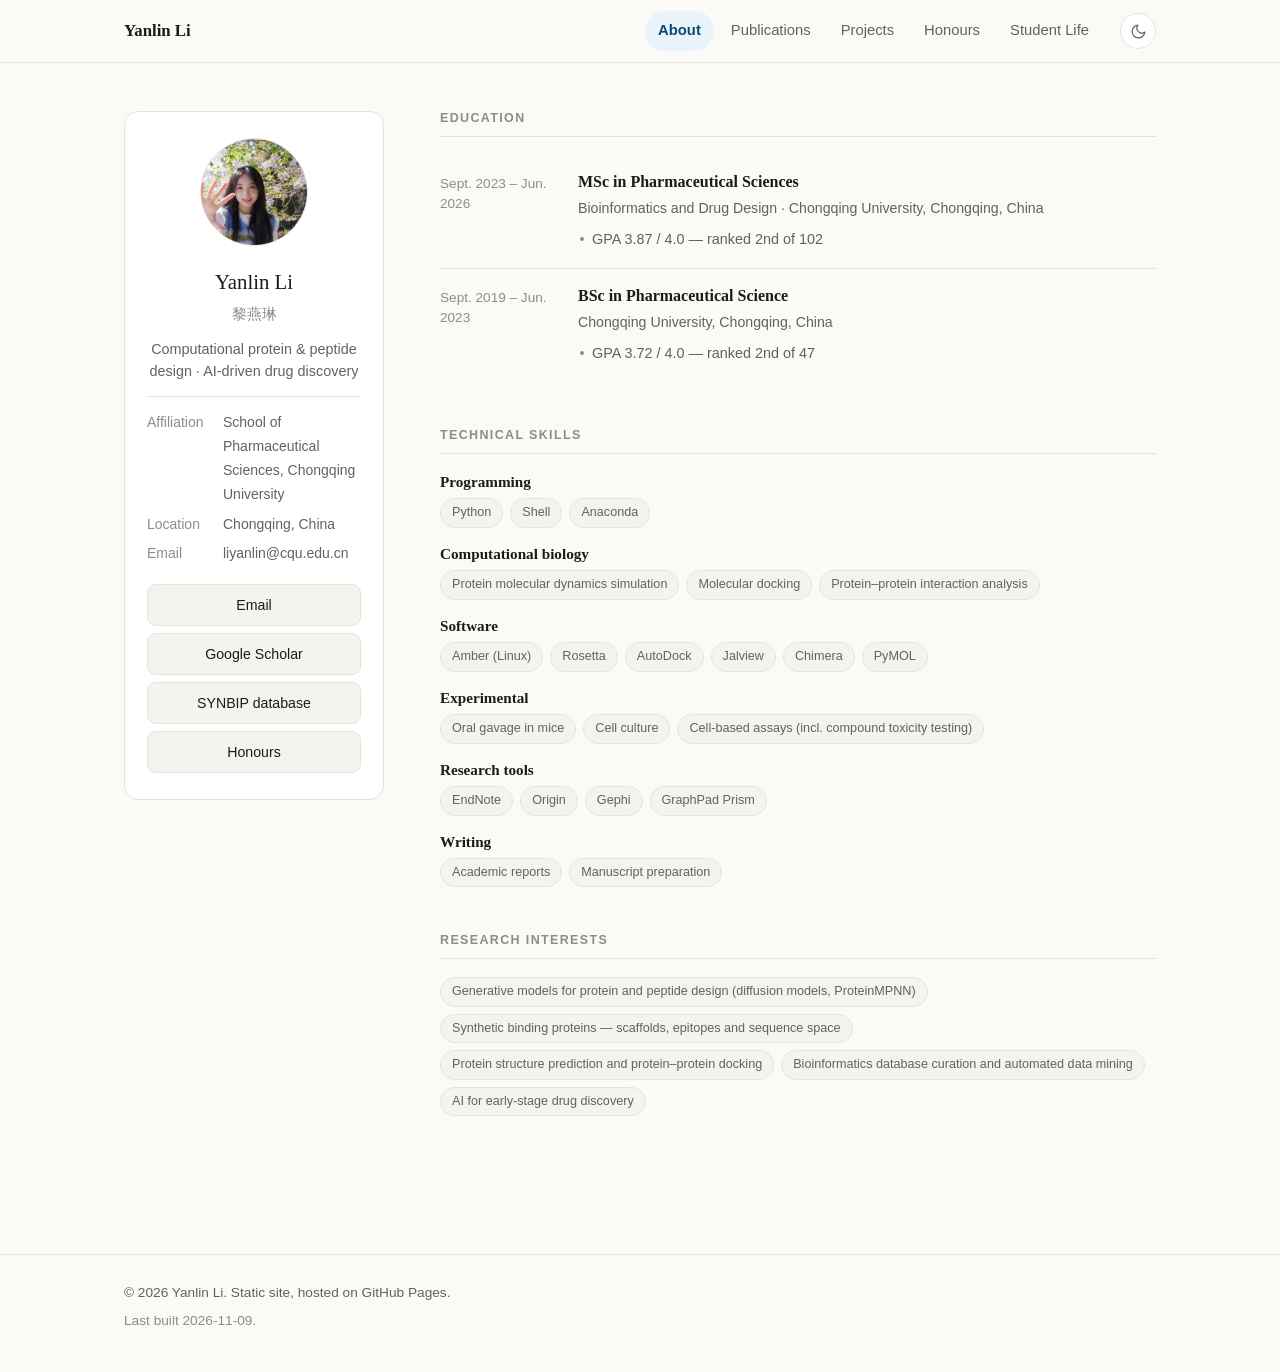
<file: index.html>
<!DOCTYPE html>
<html lang="en">
<head>
<meta charset="utf-8">
<meta name="viewport" content="width=device-width, initial-scale=1">
<title>Yanlin Li</title>
<meta name="description" content="Yanlin Li — computational protein and peptide design at Chongqing University. Generative models, synthetic binding proteins, and structure-based drug discovery.">
<meta name="author" content="Yanlin Li">
<meta property="og:type" content="website">
<meta property="og:title" content="Yanlin Li">
<meta property="og:description" content="Yanlin Li — computational protein and peptide design at Chongqing University. Generative models, synthetic binding proteins, and structure-based drug discovery.">
<meta property="og:url" content="https://yanlinlx.github.io">
<meta name="twitter:card" content="summary">
<link rel="icon" href="assets/favicon.svg" type="image/svg+xml">
<link rel="stylesheet" href="assets/style.css">
<script type="application/ld+json">{"@context": "https://schema.org", "@type": "Person", "name": "Yanlin Li", "jobTitle": "Computational protein & peptide design · AI-driven drug discovery", "affiliation": {"@type": "Organization", "name": "School of Pharmaceutical Sciences, Chongqing University"}, "url": "https://yanlinlx.github.io", "email": "liyanlin@cqu.edu.cn", "knowsAbout": ["Generative models for protein and peptide design (diffusion models, ProteinMPNN)", "Synthetic binding proteins — scaffolds, epitopes and sequence space", "Protein structure prediction and protein–protein docking", "Bioinformatics database curation and automated data mining", "AI for early-stage drug discovery"]}</script>
<script>try{var t=localStorage.getItem("theme");if(t){document.documentElement.setAttribute("data-theme",t);}}catch(e){}</script>
</head>
<body>
<a class="skip" href="#main">Skip to content</a>
<header class="topbar">
  <div class="wrap topbar-inner">
    <a class="brand" href="index.html">Yanlin Li</a>
    <nav class="nav"><a class="active" href="index.html">About</a><a href="publications.html">Publications</a><a href="projects.html">Projects</a><a href="cv.html">Honours</a><a href="studentlife.html">Student Life</a></nav>
    <button class="theme-toggle" type="button" aria-label="Toggle colour theme">
      <svg class="i-moon" viewBox="0 0 24 24" aria-hidden="true"><path d="M21 12.8A9 9 0 1 1 11.2 3a7 7 0 0 0 9.8 9.8z"/></svg>
      <svg class="i-sun" viewBox="0 0 24 24" aria-hidden="true"><circle cx="12" cy="12" r="4.2"/><path d="M12 2v2.4M12 19.6V22M4.2 4.2l1.7 1.7M18.1 18.1l1.7 1.7M2 12h2.4M19.6 12H22M4.2 19.8l1.7-1.7M18.1 5.9l1.7-1.7"/></svg>
    </button>
  </div>
</header>

<div class="wrap layout">
  
<aside class="sidebar">
  <img class="avatar" src="assets/avatar.jpg" alt="Portrait of Yanlin Li">
  <p class="side-name">Yanlin Li</p>
  <p class="side-name-zh">黎燕琳</p>
  <p class="side-role">Computational protein &amp; peptide design · AI-driven drug discovery</p>
  <ul class="side-meta">
    <li><span>Affiliation</span><span>School of Pharmaceutical Sciences, Chongqing University</span></li>
    <li><span>Location</span><span>Chongqing, China</span></li>
    <li><span>Email</span><span><a href="mailto:liyanlin@cqu.edu.cn">liyanlin@cqu.edu.cn</a></span></li>
  </ul>
  <div class="side-links"><a class="link-pill" href="mailto:liyanlin@cqu.edu.cn">Email</a><a class="link-pill" href="https://scholar.google.com/citations?user=2ziiUyIAAAAJ" target="_blank" rel="noopener">Google Scholar</a><a class="link-pill" href="https://synbip.idrblab.net/" target="_blank" rel="noopener">SYNBIP database</a><a class="link-pill" href="cv.html">Honours</a></div>
</aside>

  <main id="main">
    <section class="section">
      <h2>Education</h2>
      <ul class="entry-list"><li class="entry"><div class="entry-left">Sept. 2023 – Jun. 2026</div><div><p class="entry-title">MSc in Pharmaceutical Sciences</p><p class="entry-meta">Bioinformatics and Drug Design · Chongqing University, Chongqing, China</p><ul class="entry-details"><li>GPA 3.87 / 4.0 — ranked 2nd of 102</li></ul></div></li><li class="entry"><div class="entry-left">Sept. 2019 – Jun. 2023</div><div><p class="entry-title">BSc in Pharmaceutical Science</p><p class="entry-meta">Chongqing University, Chongqing, China</p><ul class="entry-details"><li>GPA 3.72 / 4.0 — ranked 2nd of 47</li></ul></div></li></ul>
    </section>

    <section class="section">
      <h2>Technical skills</h2>
      <div class="skill-row"><h3>Programming</h3><ul class="tags"><li>Python</li><li>Shell</li><li>Anaconda</li></ul></div><div class="skill-row"><h3>Computational biology</h3><ul class="tags"><li>Protein molecular dynamics simulation</li><li>Molecular docking</li><li>Protein–protein interaction analysis</li></ul></div><div class="skill-row"><h3>Software</h3><ul class="tags"><li>Amber (Linux)</li><li>Rosetta</li><li>AutoDock</li><li>Jalview</li><li>Chimera</li><li>PyMOL</li></ul></div><div class="skill-row"><h3>Experimental</h3><ul class="tags"><li>Oral gavage in mice</li><li>Cell culture</li><li>Cell-based assays (incl. compound toxicity testing)</li></ul></div><div class="skill-row"><h3>Research tools</h3><ul class="tags"><li>EndNote</li><li>Origin</li><li>Gephi</li><li>GraphPad Prism</li></ul></div><div class="skill-row"><h3>Writing</h3><ul class="tags"><li>Academic reports</li><li>Manuscript preparation</li></ul></div>
    </section>

    <section class="section">
      <h2>Research interests</h2>
      <ul class="tags"><li>Generative models for protein and peptide design (diffusion models, ProteinMPNN)</li><li>Synthetic binding proteins — scaffolds, epitopes and sequence space</li><li>Protein structure prediction and protein–protein docking</li><li>Bioinformatics database curation and automated data mining</li><li>AI for early-stage drug discovery</li></ul>
    </section>
  </main>
</div>

<footer class="footer">
  <div class="wrap">
    <p>© 2026 Yanlin Li. Static site, hosted on GitHub Pages.</p>
    <p class="dim">Last built 2026-11-09.</p>
  </div>
</footer>
<script src="assets/site.js"></script>
<script data-goatcounter="https://liyanlin.goatcounter.com/count" async src="https://gc.zgo.at/count.js"></script>
</body>
</html>
</file>
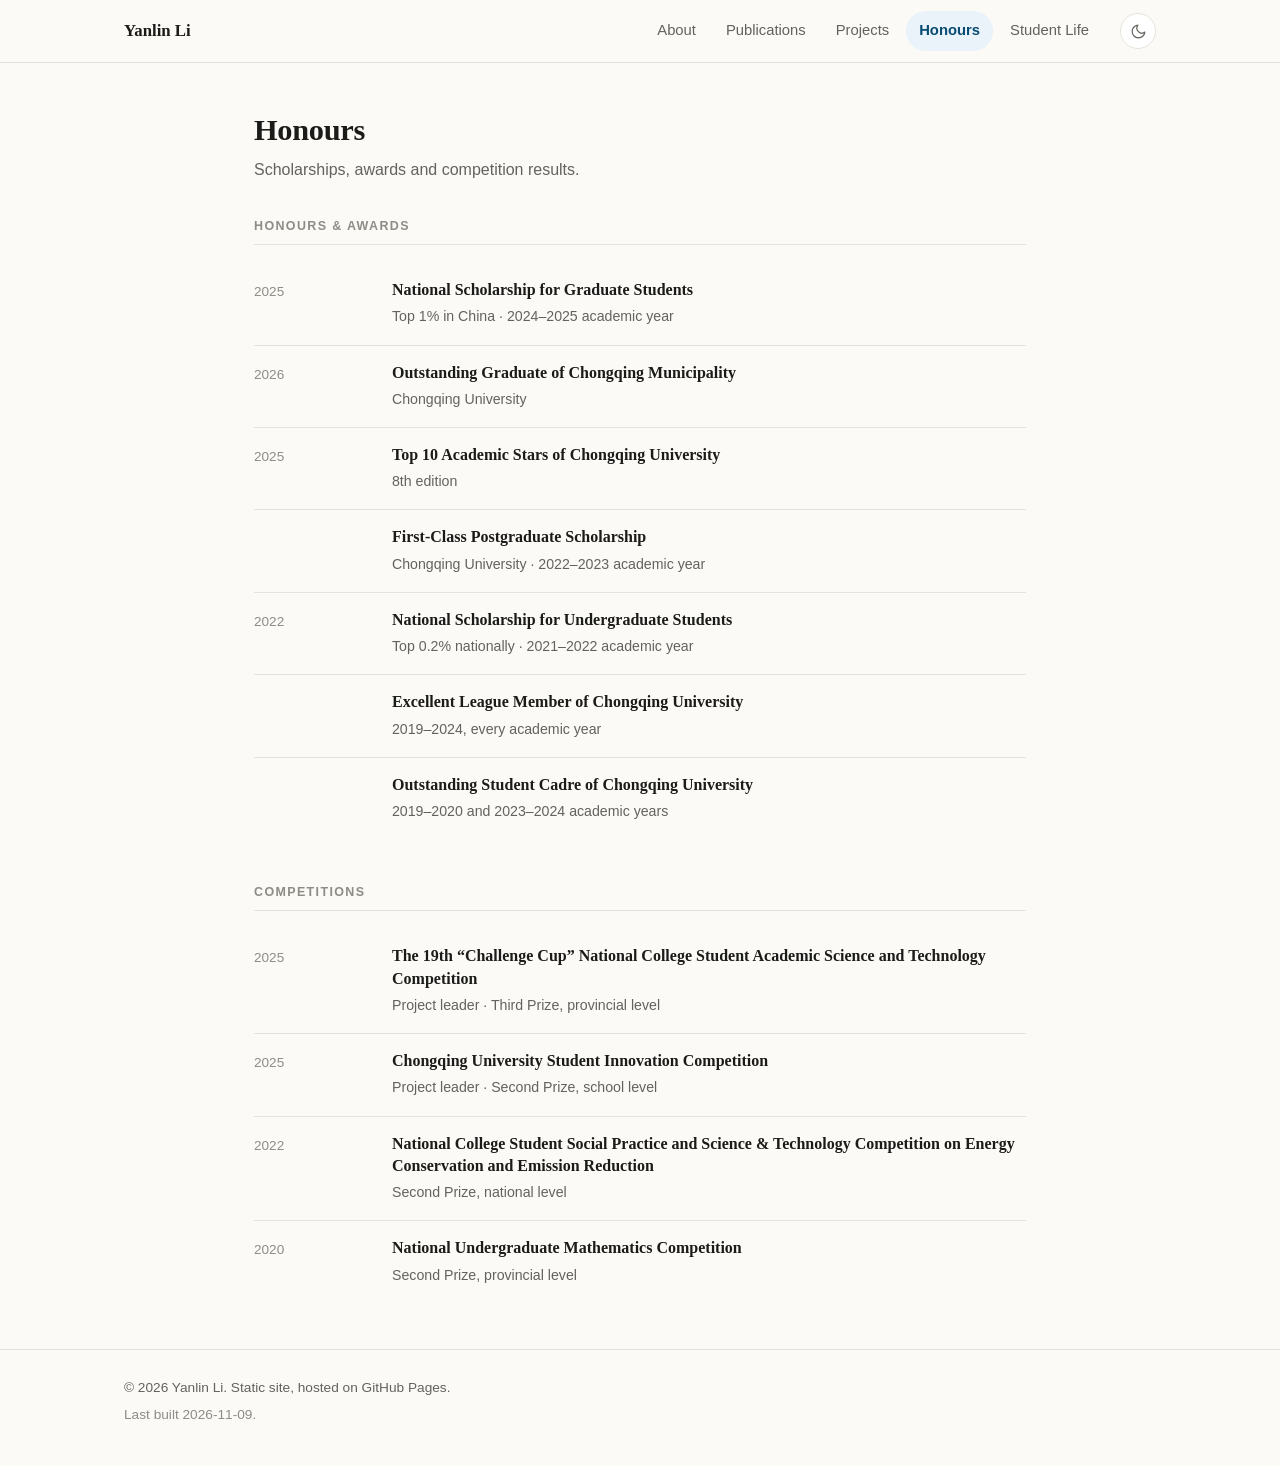
<file: cv.html>
<!DOCTYPE html>
<html lang="en">
<head>
<meta charset="utf-8">
<meta name="viewport" content="width=device-width, initial-scale=1">
<title>Honours — Yanlin Li</title>
<meta name="description" content="Yanlin Li — computational protein and peptide design at Chongqing University. Generative models, synthetic binding proteins, and structure-based drug discovery.">
<meta name="author" content="Yanlin Li">
<meta property="og:type" content="website">
<meta property="og:title" content="Honours — Yanlin Li">
<meta property="og:description" content="Yanlin Li — computational protein and peptide design at Chongqing University. Generative models, synthetic binding proteins, and structure-based drug discovery.">
<meta property="og:url" content="https://yanlinlx.github.io">
<meta name="twitter:card" content="summary">
<link rel="icon" href="assets/favicon.svg" type="image/svg+xml">
<link rel="stylesheet" href="assets/style.css">
<script type="application/ld+json">{"@context": "https://schema.org", "@type": "Person", "name": "Yanlin Li", "jobTitle": "Computational protein & peptide design · AI-driven drug discovery", "affiliation": {"@type": "Organization", "name": "School of Pharmaceutical Sciences, Chongqing University"}, "url": "https://yanlinlx.github.io", "email": "liyanlin@cqu.edu.cn", "knowsAbout": ["Generative models for protein and peptide design (diffusion models, ProteinMPNN)", "Synthetic binding proteins — scaffolds, epitopes and sequence space", "Protein structure prediction and protein–protein docking", "Bioinformatics database curation and automated data mining", "AI for early-stage drug discovery"]}</script>
<script>try{var t=localStorage.getItem("theme");if(t){document.documentElement.setAttribute("data-theme",t);}}catch(e){}</script>
</head>
<body>
<a class="skip" href="#main">Skip to content</a>
<header class="topbar">
  <div class="wrap topbar-inner">
    <a class="brand" href="index.html">Yanlin Li</a>
    <nav class="nav"><a href="index.html">About</a><a href="publications.html">Publications</a><a href="projects.html">Projects</a><a class="active" href="cv.html">Honours</a><a href="studentlife.html">Student Life</a></nav>
    <button class="theme-toggle" type="button" aria-label="Toggle colour theme">
      <svg class="i-moon" viewBox="0 0 24 24" aria-hidden="true"><path d="M21 12.8A9 9 0 1 1 11.2 3a7 7 0 0 0 9.8 9.8z"/></svg>
      <svg class="i-sun" viewBox="0 0 24 24" aria-hidden="true"><circle cx="12" cy="12" r="4.2"/><path d="M12 2v2.4M12 19.6V22M4.2 4.2l1.7 1.7M18.1 18.1l1.7 1.7M2 12h2.4M19.6 12H22M4.2 19.8l1.7-1.7M18.1 5.9l1.7-1.7"/></svg>
    </button>
  </div>
</header>
<div class="wrap narrow">
<div class="page-head"><h1>Honours</h1><p>Scholarships, awards and competition results.</p></div>
<main id="main">
<section class="section"><h2>Honours &amp; awards</h2><ul class="entry-list"><li class="entry"><div class="entry-left">2025</div><div><p class="entry-title">National Scholarship for Graduate Students</p><p class="entry-meta">Top 1% in China · 2024–2025 academic year</p></div></li><li class="entry"><div class="entry-left">2026</div><div><p class="entry-title">Outstanding Graduate of Chongqing Municipality</p><p class="entry-meta">Chongqing University</p></div></li><li class="entry"><div class="entry-left">2025</div><div><p class="entry-title">Top 10 Academic Stars of Chongqing University</p><p class="entry-meta">8th edition</p></div></li><li class="entry"><div class="entry-left"></div><div><p class="entry-title">First-Class Postgraduate Scholarship</p><p class="entry-meta">Chongqing University · 2022–2023 academic year</p></div></li><li class="entry"><div class="entry-left">2022</div><div><p class="entry-title">National Scholarship for Undergraduate Students</p><p class="entry-meta">Top 0.2% nationally · 2021–2022 academic year</p></div></li><li class="entry"><div class="entry-left"></div><div><p class="entry-title">Excellent League Member of Chongqing University</p><p class="entry-meta">2019–2024, every academic year</p></div></li><li class="entry"><div class="entry-left"></div><div><p class="entry-title">Outstanding Student Cadre of Chongqing University</p><p class="entry-meta">2019–2020 and 2023–2024 academic years</p></div></li></ul></section>
<section class="section"><h2>Competitions</h2><ul class="entry-list"><li class="entry"><div class="entry-left">2025</div><div><p class="entry-title">The 19th “Challenge Cup” National College Student Academic Science and Technology Competition</p><p class="entry-meta">Project leader · Third Prize, provincial level</p></div></li><li class="entry"><div class="entry-left">2025</div><div><p class="entry-title">Chongqing University Student Innovation Competition</p><p class="entry-meta">Project leader · Second Prize, school level</p></div></li><li class="entry"><div class="entry-left">2022</div><div><p class="entry-title">National College Student Social Practice and Science &amp; Technology Competition on Energy Conservation and Emission Reduction</p><p class="entry-meta">Second Prize, national level</p></div></li><li class="entry"><div class="entry-left">2020</div><div><p class="entry-title">National Undergraduate Mathematics Competition</p><p class="entry-meta">Second Prize, provincial level</p></div></li></ul></section>
</main>
</div>
<footer class="footer">
  <div class="wrap">
    <p>© 2026 Yanlin Li. Static site, hosted on GitHub Pages.</p>
    <p class="dim">Last built 2026-11-09.</p>
  </div>
</footer>
<script src="assets/site.js"></script>
<script data-goatcounter="https://liyanlin.goatcounter.com/count" async src="https://gc.zgo.at/count.js"></script>
</body>
</html>
</file>
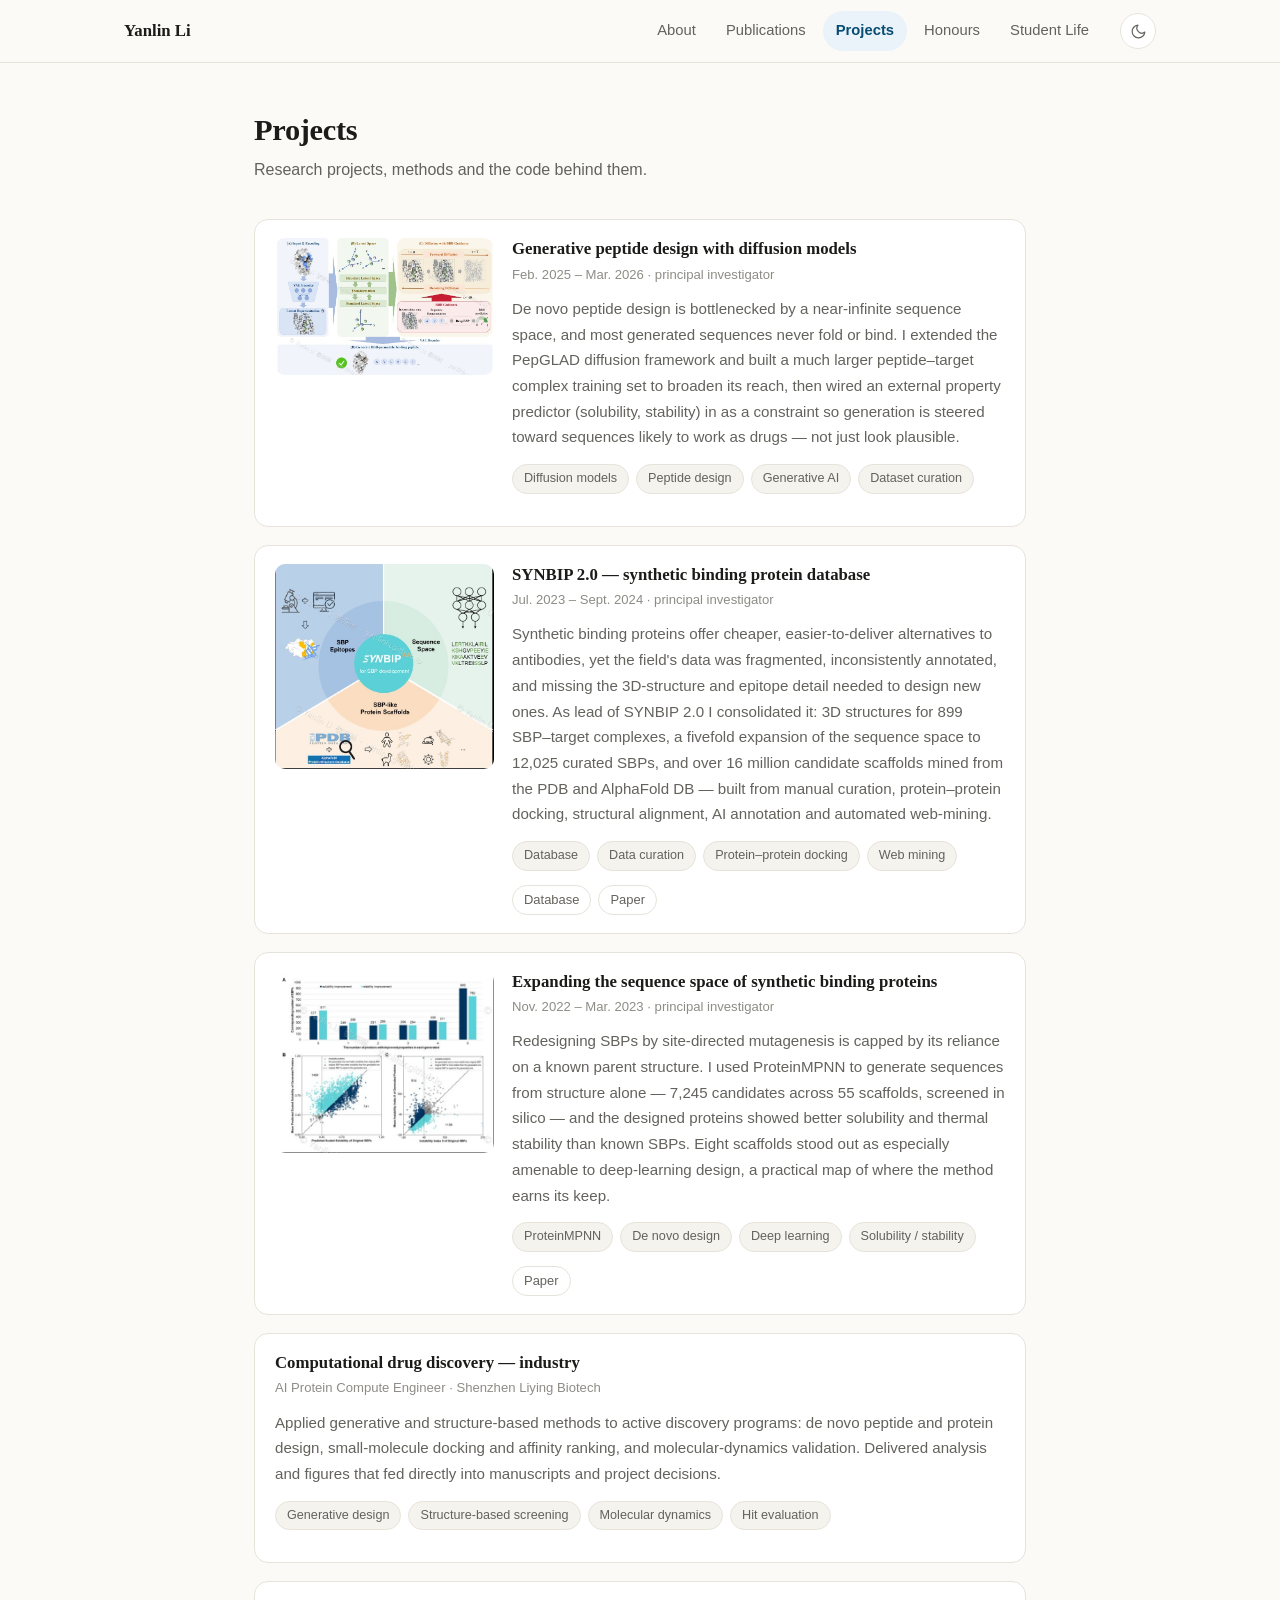
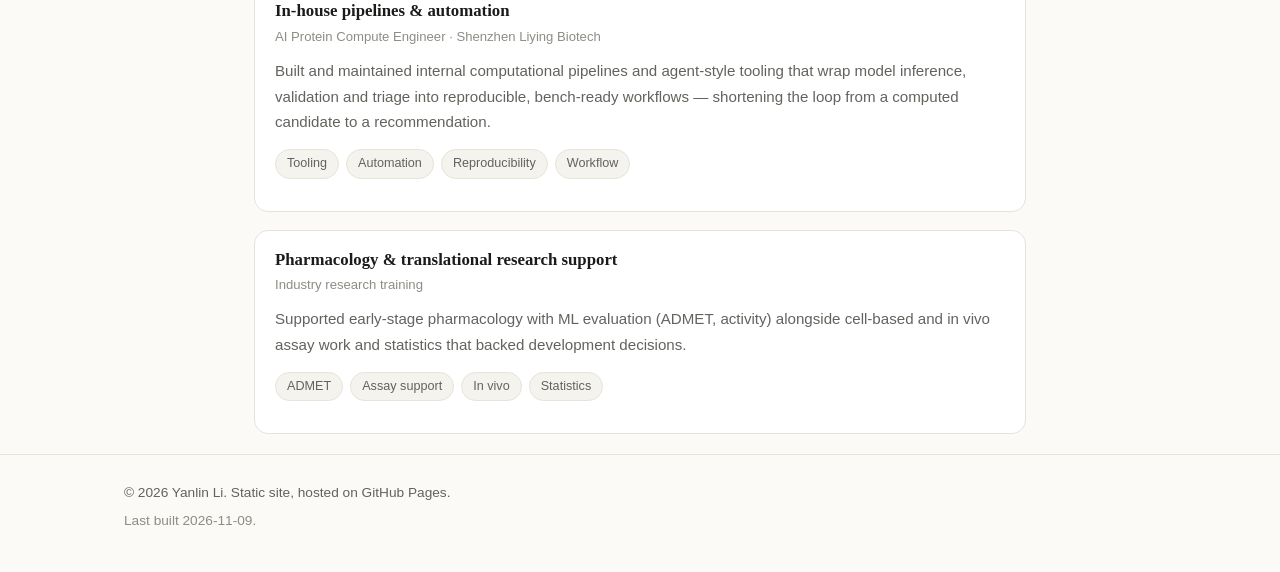
<file: projects.html>
<!DOCTYPE html>
<html lang="en">
<head>
<meta charset="utf-8">
<meta name="viewport" content="width=device-width, initial-scale=1">
<title>Projects — Yanlin Li</title>
<meta name="description" content="Yanlin Li — computational protein and peptide design at Chongqing University. Generative models, synthetic binding proteins, and structure-based drug discovery.">
<meta name="author" content="Yanlin Li">
<meta property="og:type" content="website">
<meta property="og:title" content="Projects — Yanlin Li">
<meta property="og:description" content="Yanlin Li — computational protein and peptide design at Chongqing University. Generative models, synthetic binding proteins, and structure-based drug discovery.">
<meta property="og:url" content="https://yanlinlx.github.io">
<meta name="twitter:card" content="summary">
<link rel="icon" href="assets/favicon.svg" type="image/svg+xml">
<link rel="stylesheet" href="assets/style.css">
<script type="application/ld+json">{"@context": "https://schema.org", "@type": "Person", "name": "Yanlin Li", "jobTitle": "Computational protein & peptide design · AI-driven drug discovery", "affiliation": {"@type": "Organization", "name": "School of Pharmaceutical Sciences, Chongqing University"}, "url": "https://yanlinlx.github.io", "email": "liyanlin@cqu.edu.cn", "knowsAbout": ["Generative models for protein and peptide design (diffusion models, ProteinMPNN)", "Synthetic binding proteins — scaffolds, epitopes and sequence space", "Protein structure prediction and protein–protein docking", "Bioinformatics database curation and automated data mining", "AI for early-stage drug discovery"]}</script>
<script>try{var t=localStorage.getItem("theme");if(t){document.documentElement.setAttribute("data-theme",t);}}catch(e){}</script>
</head>
<body>
<a class="skip" href="#main">Skip to content</a>
<header class="topbar">
  <div class="wrap topbar-inner">
    <a class="brand" href="index.html">Yanlin Li</a>
    <nav class="nav"><a href="index.html">About</a><a href="publications.html">Publications</a><a class="active" href="projects.html">Projects</a><a href="cv.html">Honours</a><a href="studentlife.html">Student Life</a></nav>
    <button class="theme-toggle" type="button" aria-label="Toggle colour theme">
      <svg class="i-moon" viewBox="0 0 24 24" aria-hidden="true"><path d="M21 12.8A9 9 0 1 1 11.2 3a7 7 0 0 0 9.8 9.8z"/></svg>
      <svg class="i-sun" viewBox="0 0 24 24" aria-hidden="true"><circle cx="12" cy="12" r="4.2"/><path d="M12 2v2.4M12 19.6V22M4.2 4.2l1.7 1.7M18.1 18.1l1.7 1.7M2 12h2.4M19.6 12H22M4.2 19.8l1.7-1.7M18.1 5.9l1.7-1.7"/></svg>
    </button>
  </div>
</header>

<div class="wrap narrow">
  <div class="page-head"><h1>Projects</h1><p>Research projects, methods and the code behind them.</p></div>
  <main id="main"><div class="cards">
<article class="card">
  <figure class="card-media"><img loading="lazy" src="assets/img/proj_peptide_diffusion.jpg" alt="Generative peptide design with diffusion models"></figure>
  <div class="card-body">
    <h3>Generative peptide design with diffusion models</h3>
    <p class="period">Feb. 2025 – Mar. 2026 · principal investigator</p>
    <p>De novo peptide design is bottlenecked by a near-infinite sequence space, and most generated sequences never fold or bind. I extended the PepGLAD diffusion framework and built a much larger peptide–target complex training set to broaden its reach, then wired an external property predictor (solubility, stability) in as a constraint so generation is steered toward sequences likely to work as drugs — not just look plausible.</p>
    <ul class="tags"><li>Diffusion models</li><li>Peptide design</li><li>Generative AI</li><li>Dataset curation</li></ul>
    
  </div>
</article>
<article class="card">
  <figure class="card-media"><img loading="lazy" src="assets/img/proj_synbip2.jpg" alt="SYNBIP 2.0 — synthetic binding protein database"></figure>
  <div class="card-body">
    <h3>SYNBIP 2.0 — synthetic binding protein database</h3>
    <p class="period">Jul. 2023 – Sept. 2024 · principal investigator</p>
    <p>Synthetic binding proteins offer cheaper, easier-to-deliver alternatives to antibodies, yet the field&#x27;s data was fragmented, inconsistently annotated, and missing the 3D-structure and epitope detail needed to design new ones. As lead of SYNBIP 2.0 I consolidated it: 3D structures for 899 SBP–target complexes, a fivefold expansion of the sequence space to 12,025 curated SBPs, and over 16 million candidate scaffolds mined from the PDB and AlphaFold DB — built from manual curation, protein–protein docking, structural alignment, AI annotation and automated web-mining.</p>
    <ul class="tags"><li>Database</li><li>Data curation</li><li>Protein–protein docking</li><li>Web mining</li></ul>
    <div class="pub-links"><a href="https://synbip.idrblab.net/" target="_blank" rel="noopener">Database</a><a href="https://doi.org/10.1093/nar/gkae893" target="_blank" rel="noopener">Paper</a></div>
  </div>
</article>
<article class="card">
  <figure class="card-media"><img loading="lazy" src="assets/img/proj_seqspace.jpg" alt="Expanding the sequence space of synthetic binding proteins"></figure>
  <div class="card-body">
    <h3>Expanding the sequence space of synthetic binding proteins</h3>
    <p class="period">Nov. 2022 – Mar. 2023 · principal investigator</p>
    <p>Redesigning SBPs by site-directed mutagenesis is capped by its reliance on a known parent structure. I used ProteinMPNN to generate sequences from structure alone — 7,245 candidates across 55 scaffolds, screened in silico — and the designed proteins showed better solubility and thermal stability than known SBPs. Eight scaffolds stood out as especially amenable to deep-learning design, a practical map of where the method earns its keep.</p>
    <ul class="tags"><li>ProteinMPNN</li><li>De novo design</li><li>Deep learning</li><li>Solubility / stability</li></ul>
    <div class="pub-links"><a href="https://doi.org/10.1007/s11704-024-31060-3" target="_blank" rel="noopener">Paper</a></div>
  </div>
</article>
<article class="card">
  
  <div class="card-body">
    <h3>Computational drug discovery — industry</h3>
    <p class="period">AI Protein Compute Engineer · Shenzhen Liying Biotech</p>
    <p>Applied generative and structure-based methods to active discovery programs: de novo peptide and protein design, small-molecule docking and affinity ranking, and molecular-dynamics validation. Delivered analysis and figures that fed directly into manuscripts and project decisions.</p>
    <ul class="tags"><li>Generative design</li><li>Structure-based screening</li><li>Molecular dynamics</li><li>Hit evaluation</li></ul>
    
  </div>
</article>
<article class="card">
  
  <div class="card-body">
    <h3>In-house pipelines &amp; automation</h3>
    <p class="period">AI Protein Compute Engineer · Shenzhen Liying Biotech</p>
    <p>Built and maintained internal computational pipelines and agent-style tooling that wrap model inference, validation and triage into reproducible, bench-ready workflows — shortening the loop from a computed candidate to a recommendation.</p>
    <ul class="tags"><li>Tooling</li><li>Automation</li><li>Reproducibility</li><li>Workflow</li></ul>
    
  </div>
</article>
<article class="card">
  
  <div class="card-body">
    <h3>Pharmacology &amp; translational research support</h3>
    <p class="period">Industry research training</p>
    <p>Supported early-stage pharmacology with ML evaluation (ADMET, activity) alongside cell-based and in vivo assay work and statistics that backed development decisions.</p>
    <ul class="tags"><li>ADMET</li><li>Assay support</li><li>In vivo</li><li>Statistics</li></ul>
    
  </div>
</article>
</div></main>
</div>

<footer class="footer">
  <div class="wrap">
    <p>© 2026 Yanlin Li. Static site, hosted on GitHub Pages.</p>
    <p class="dim">Last built 2026-11-09.</p>
  </div>
</footer>
<script src="assets/site.js"></script>
<script data-goatcounter="https://liyanlin.goatcounter.com/count" async src="https://gc.zgo.at/count.js"></script>
</body>
</html>
</file>
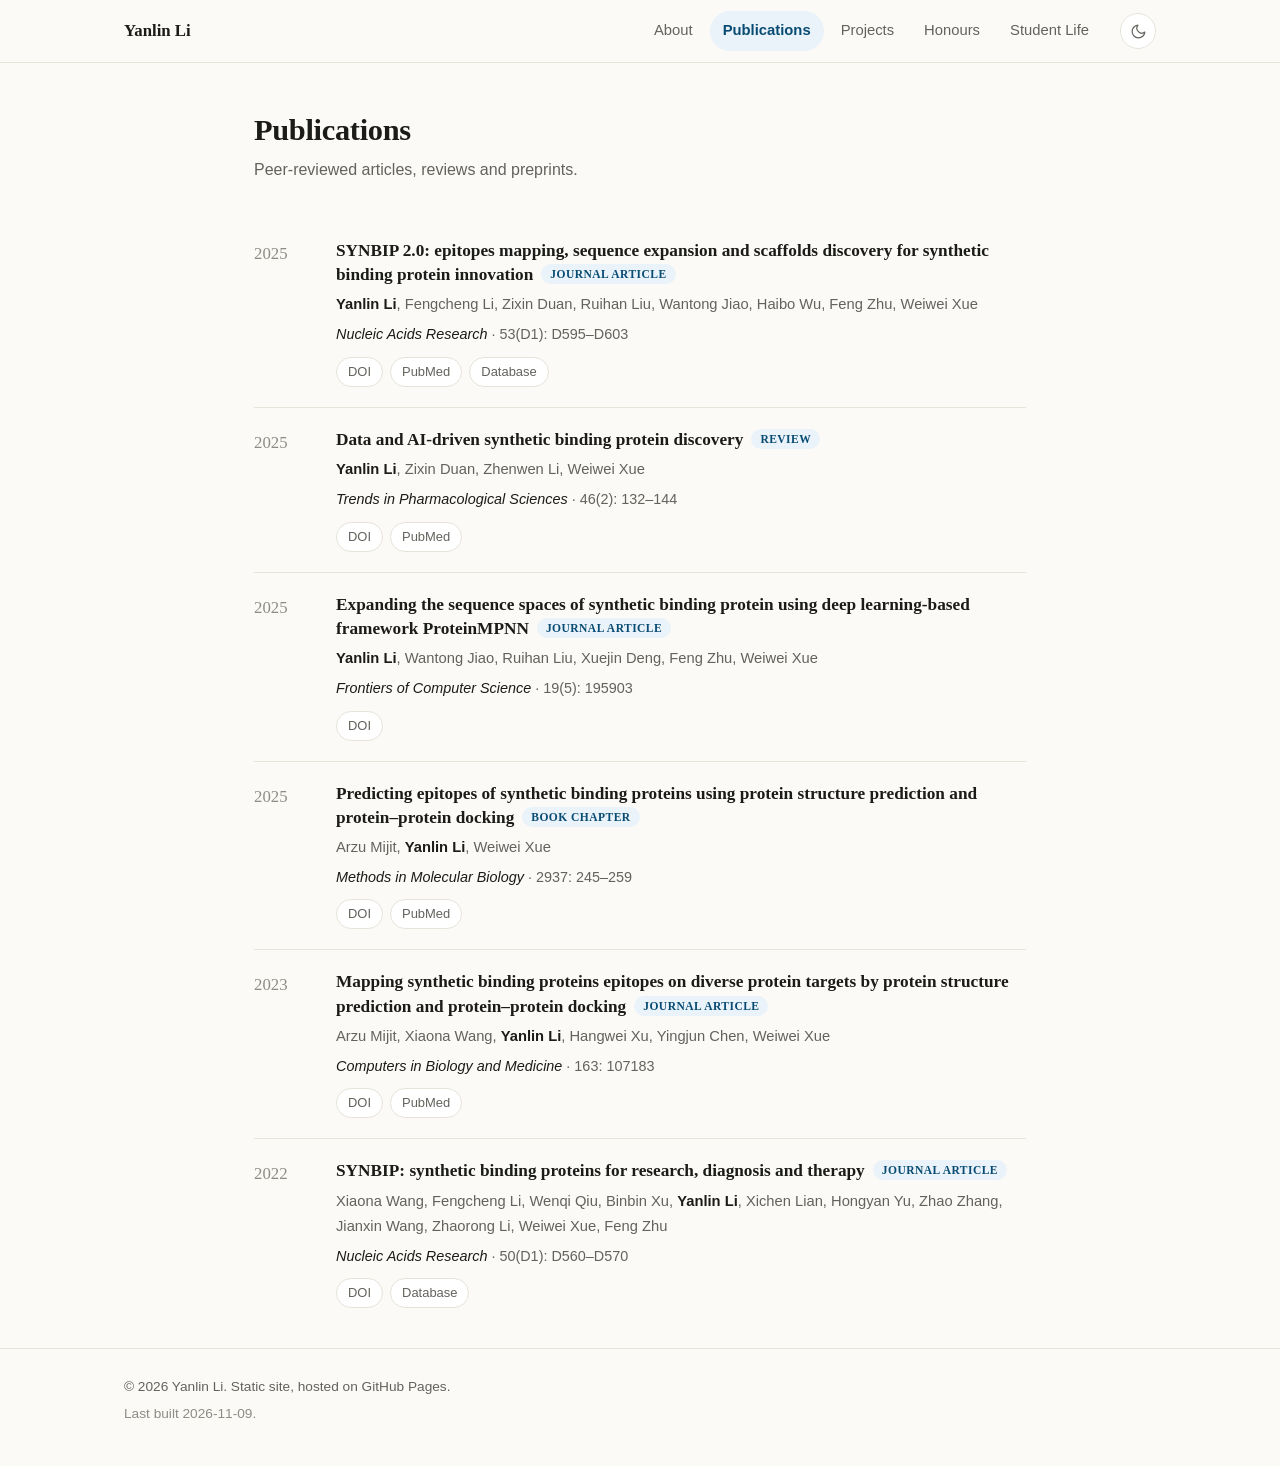
<file: publications.html>
<!DOCTYPE html>
<html lang="en">
<head>
<meta charset="utf-8">
<meta name="viewport" content="width=device-width, initial-scale=1">
<title>Publications — Yanlin Li</title>
<meta name="description" content="Yanlin Li — computational protein and peptide design at Chongqing University. Generative models, synthetic binding proteins, and structure-based drug discovery.">
<meta name="author" content="Yanlin Li">
<meta property="og:type" content="website">
<meta property="og:title" content="Publications — Yanlin Li">
<meta property="og:description" content="Yanlin Li — computational protein and peptide design at Chongqing University. Generative models, synthetic binding proteins, and structure-based drug discovery.">
<meta property="og:url" content="https://yanlinlx.github.io">
<meta name="twitter:card" content="summary">
<link rel="icon" href="assets/favicon.svg" type="image/svg+xml">
<link rel="stylesheet" href="assets/style.css">
<script type="application/ld+json">{"@context": "https://schema.org", "@type": "Person", "name": "Yanlin Li", "jobTitle": "Computational protein & peptide design · AI-driven drug discovery", "affiliation": {"@type": "Organization", "name": "School of Pharmaceutical Sciences, Chongqing University"}, "url": "https://yanlinlx.github.io", "email": "liyanlin@cqu.edu.cn", "knowsAbout": ["Generative models for protein and peptide design (diffusion models, ProteinMPNN)", "Synthetic binding proteins — scaffolds, epitopes and sequence space", "Protein structure prediction and protein–protein docking", "Bioinformatics database curation and automated data mining", "AI for early-stage drug discovery"]}</script>
<script>try{var t=localStorage.getItem("theme");if(t){document.documentElement.setAttribute("data-theme",t);}}catch(e){}</script>
</head>
<body>
<a class="skip" href="#main">Skip to content</a>
<header class="topbar">
  <div class="wrap topbar-inner">
    <a class="brand" href="index.html">Yanlin Li</a>
    <nav class="nav"><a href="index.html">About</a><a class="active" href="publications.html">Publications</a><a href="projects.html">Projects</a><a href="cv.html">Honours</a><a href="studentlife.html">Student Life</a></nav>
    <button class="theme-toggle" type="button" aria-label="Toggle colour theme">
      <svg class="i-moon" viewBox="0 0 24 24" aria-hidden="true"><path d="M21 12.8A9 9 0 1 1 11.2 3a7 7 0 0 0 9.8 9.8z"/></svg>
      <svg class="i-sun" viewBox="0 0 24 24" aria-hidden="true"><circle cx="12" cy="12" r="4.2"/><path d="M12 2v2.4M12 19.6V22M4.2 4.2l1.7 1.7M18.1 18.1l1.7 1.7M2 12h2.4M19.6 12H22M4.2 19.8l1.7-1.7M18.1 5.9l1.7-1.7"/></svg>
    </button>
  </div>
</header>

<div class="wrap narrow">
  <div class="page-head"><h1>Publications</h1><p>Peer-reviewed articles, reviews and preprints.</p></div>
  <main id="main"><ul class="pub-list">
<li class="pub">
  <div class="pub-year">2025</div>
  <div>
    <p class="pub-title">SYNBIP 2.0: epitopes mapping, sequence expansion and scaffolds discovery for synthetic binding protein innovation<span class="pub-badge">Journal article</span></p>
    <p class="pub-authors"><strong>Yanlin Li</strong>, Fengcheng Li, Zixin Duan, Ruihan Liu, Wantong Jiao, Haibo Wu, Feng Zhu, Weiwei Xue</p>
    <p class="pub-venue"><em>Nucleic Acids Research</em> · 53(D1): D595–D603</p>
    <div class="pub-links"><a href="https://doi.org/10.1093/nar/gkae893" target="_blank" rel="noopener">DOI</a><a href="https://pubmed.ncbi.nlm.nih.gov/39413165/" target="_blank" rel="noopener">PubMed</a><a href="https://idrblab.org/synbip/" target="_blank" rel="noopener">Database</a></div>
  </div>
</li>
<li class="pub">
  <div class="pub-year">2025</div>
  <div>
    <p class="pub-title">Data and AI-driven synthetic binding protein discovery<span class="pub-badge">Review</span></p>
    <p class="pub-authors"><strong>Yanlin Li</strong>, Zixin Duan, Zhenwen Li, Weiwei Xue</p>
    <p class="pub-venue"><em>Trends in Pharmacological Sciences</em> · 46(2): 132–144</p>
    <div class="pub-links"><a href="https://doi.org/10.1016/j.tips.2024.12.002" target="_blank" rel="noopener">DOI</a><a href="https://pubmed.ncbi.nlm.nih.gov/39755458/" target="_blank" rel="noopener">PubMed</a></div>
  </div>
</li>
<li class="pub">
  <div class="pub-year">2025</div>
  <div>
    <p class="pub-title">Expanding the sequence spaces of synthetic binding protein using deep learning-based framework ProteinMPNN<span class="pub-badge">Journal article</span></p>
    <p class="pub-authors"><strong>Yanlin Li</strong>, Wantong Jiao, Ruihan Liu, Xuejin Deng, Feng Zhu, Weiwei Xue</p>
    <p class="pub-venue"><em>Frontiers of Computer Science</em> · 19(5): 195903</p>
    <div class="pub-links"><a href="https://doi.org/10.1007/s11704-024-31060-3" target="_blank" rel="noopener">DOI</a></div>
  </div>
</li>
<li class="pub">
  <div class="pub-year">2025</div>
  <div>
    <p class="pub-title">Predicting epitopes of synthetic binding proteins using protein structure prediction and protein–protein docking<span class="pub-badge">Book chapter</span></p>
    <p class="pub-authors">Arzu Mijit, <strong>Yanlin Li</strong>, Weiwei Xue</p>
    <p class="pub-venue"><em>Methods in Molecular Biology</em> · 2937: 245–259</p>
    <div class="pub-links"><a href="https://doi.org/10.1007/978-1-0716-4591-8_15" target="_blank" rel="noopener">DOI</a><a href="https://pubmed.ncbi.nlm.nih.gov/40593425/" target="_blank" rel="noopener">PubMed</a></div>
  </div>
</li>
<li class="pub">
  <div class="pub-year">2023</div>
  <div>
    <p class="pub-title">Mapping synthetic binding proteins epitopes on diverse protein targets by protein structure prediction and protein–protein docking<span class="pub-badge">Journal article</span></p>
    <p class="pub-authors">Arzu Mijit, Xiaona Wang, <strong>Yanlin Li</strong>, Hangwei Xu, Yingjun Chen, Weiwei Xue</p>
    <p class="pub-venue"><em>Computers in Biology and Medicine</em> · 163: 107183</p>
    <div class="pub-links"><a href="https://doi.org/10.1016/j.compbiomed.2023.107183" target="_blank" rel="noopener">DOI</a><a href="https://pubmed.ncbi.nlm.nih.gov/37352638/" target="_blank" rel="noopener">PubMed</a></div>
  </div>
</li>
<li class="pub">
  <div class="pub-year">2022</div>
  <div>
    <p class="pub-title">SYNBIP: synthetic binding proteins for research, diagnosis and therapy<span class="pub-badge">Journal article</span></p>
    <p class="pub-authors">Xiaona Wang, Fengcheng Li, Wenqi Qiu, Binbin Xu, <strong>Yanlin Li</strong>, Xichen Lian, Hongyan Yu, Zhao Zhang, Jianxin Wang, Zhaorong Li, Weiwei Xue, Feng Zhu</p>
    <p class="pub-venue"><em>Nucleic Acids Research</em> · 50(D1): D560–D570</p>
    <div class="pub-links"><a href="https://doi.org/10.1093/nar/gkab926" target="_blank" rel="noopener">DOI</a><a href="https://idrblab.org/synbip/" target="_blank" rel="noopener">Database</a></div>
  </div>
</li>
</ul></main>
</div>

<footer class="footer">
  <div class="wrap">
    <p>© 2026 Yanlin Li. Static site, hosted on GitHub Pages.</p>
    <p class="dim">Last built 2026-11-09.</p>
  </div>
</footer>
<script src="assets/site.js"></script>
<script data-goatcounter="https://liyanlin.goatcounter.com/count" async src="https://gc.zgo.at/count.js"></script>
</body>
</html>
</file>
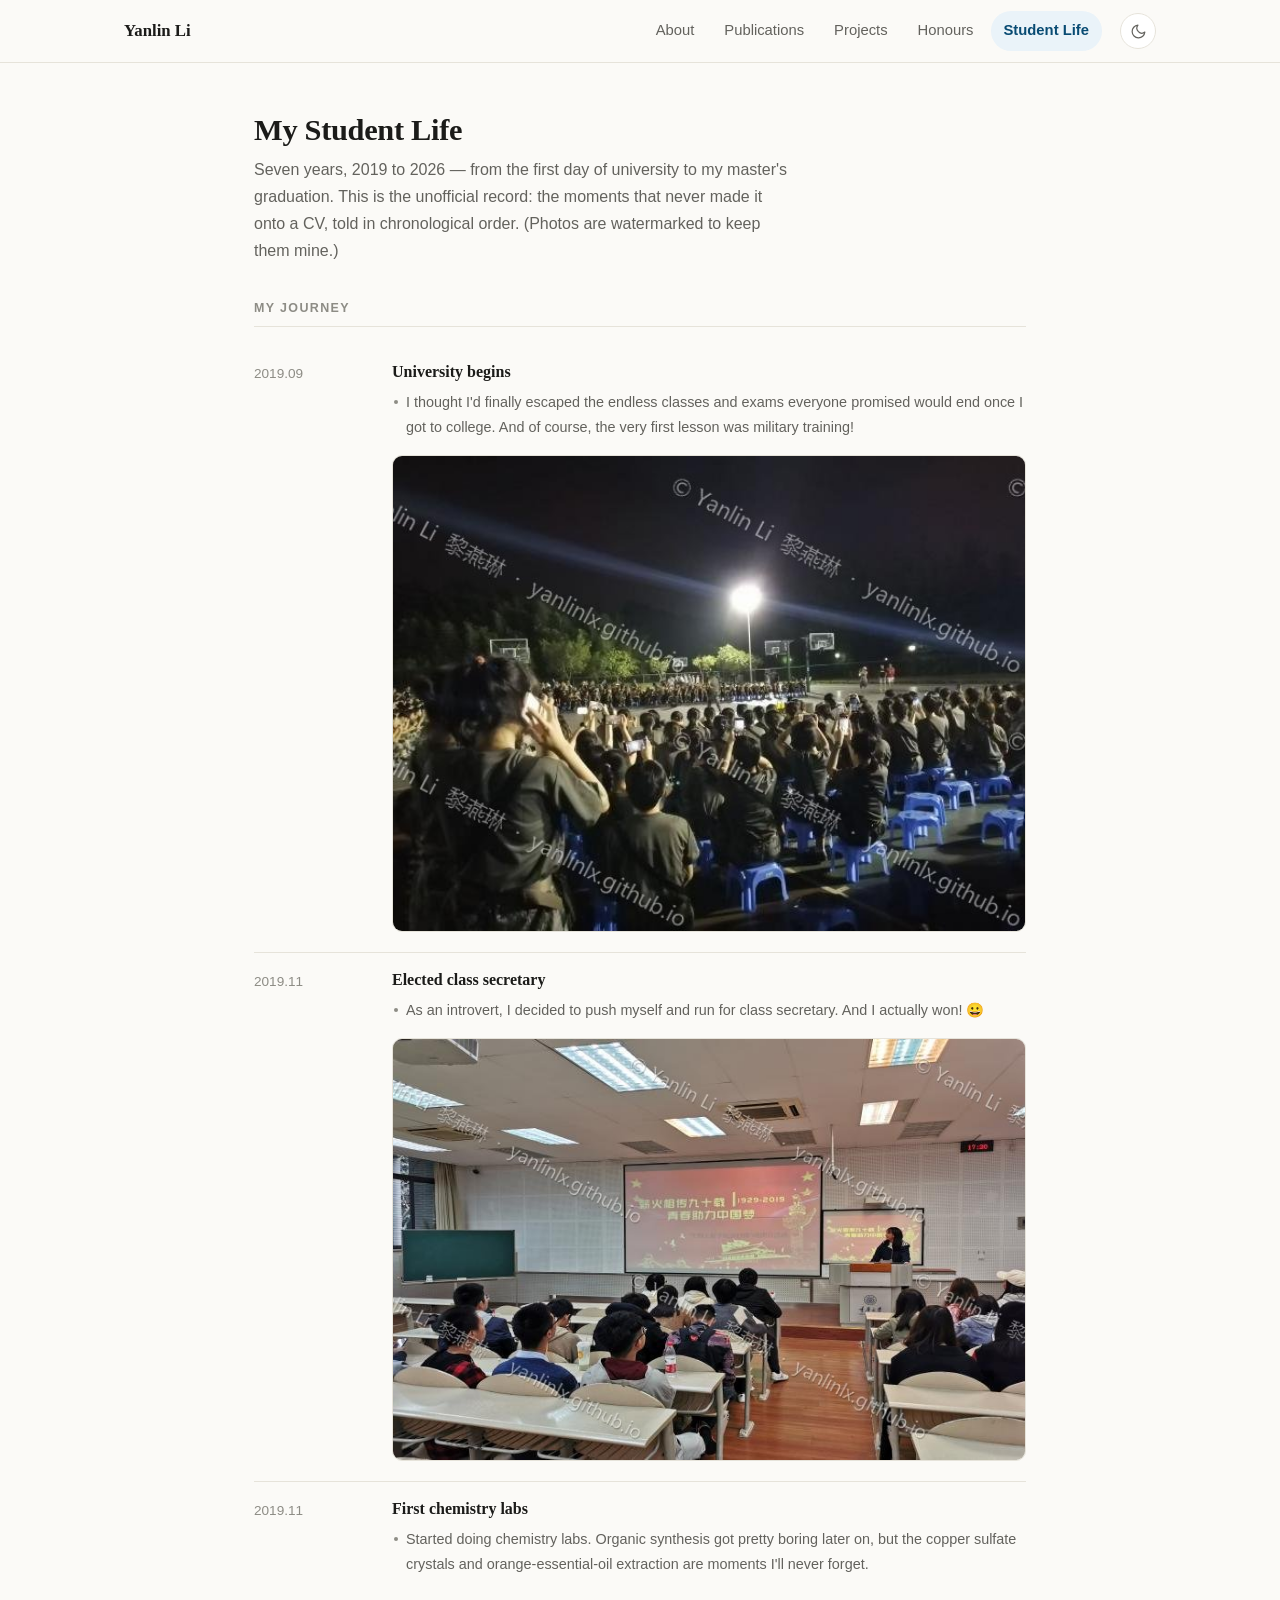
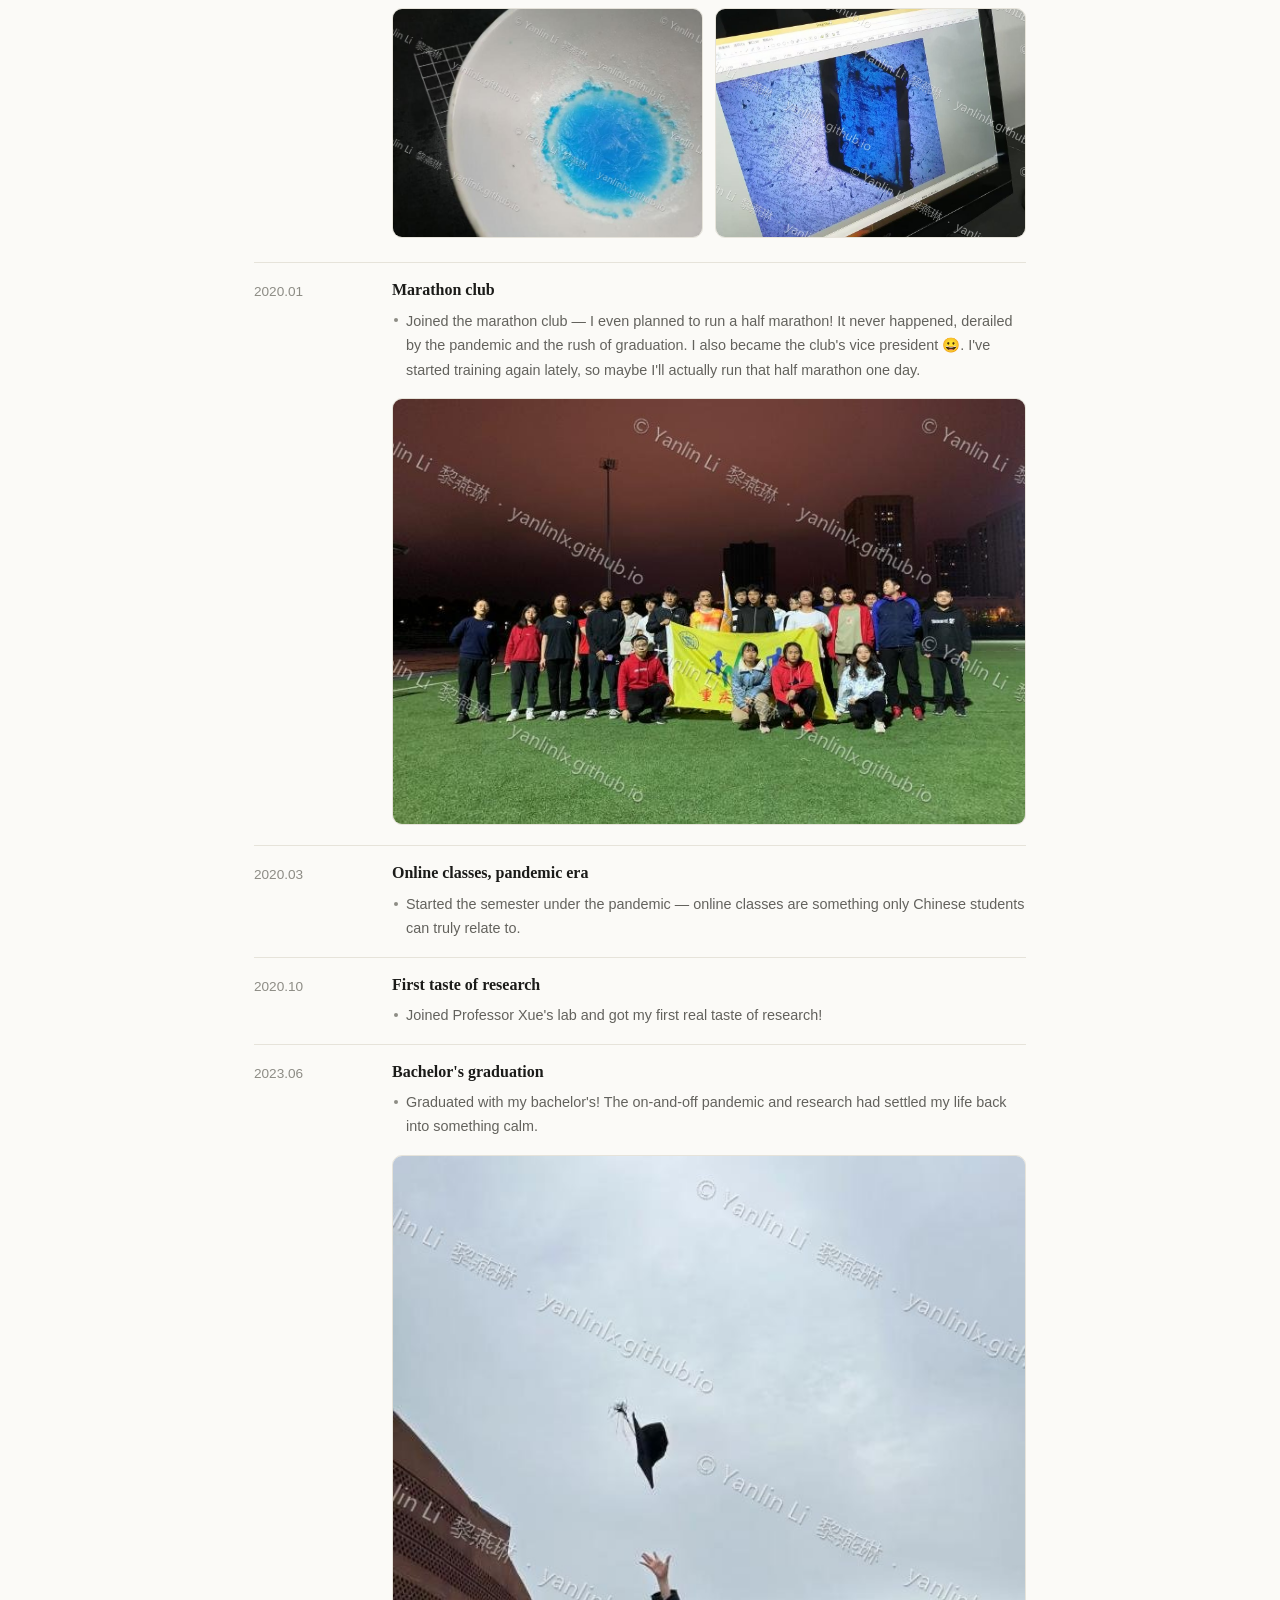
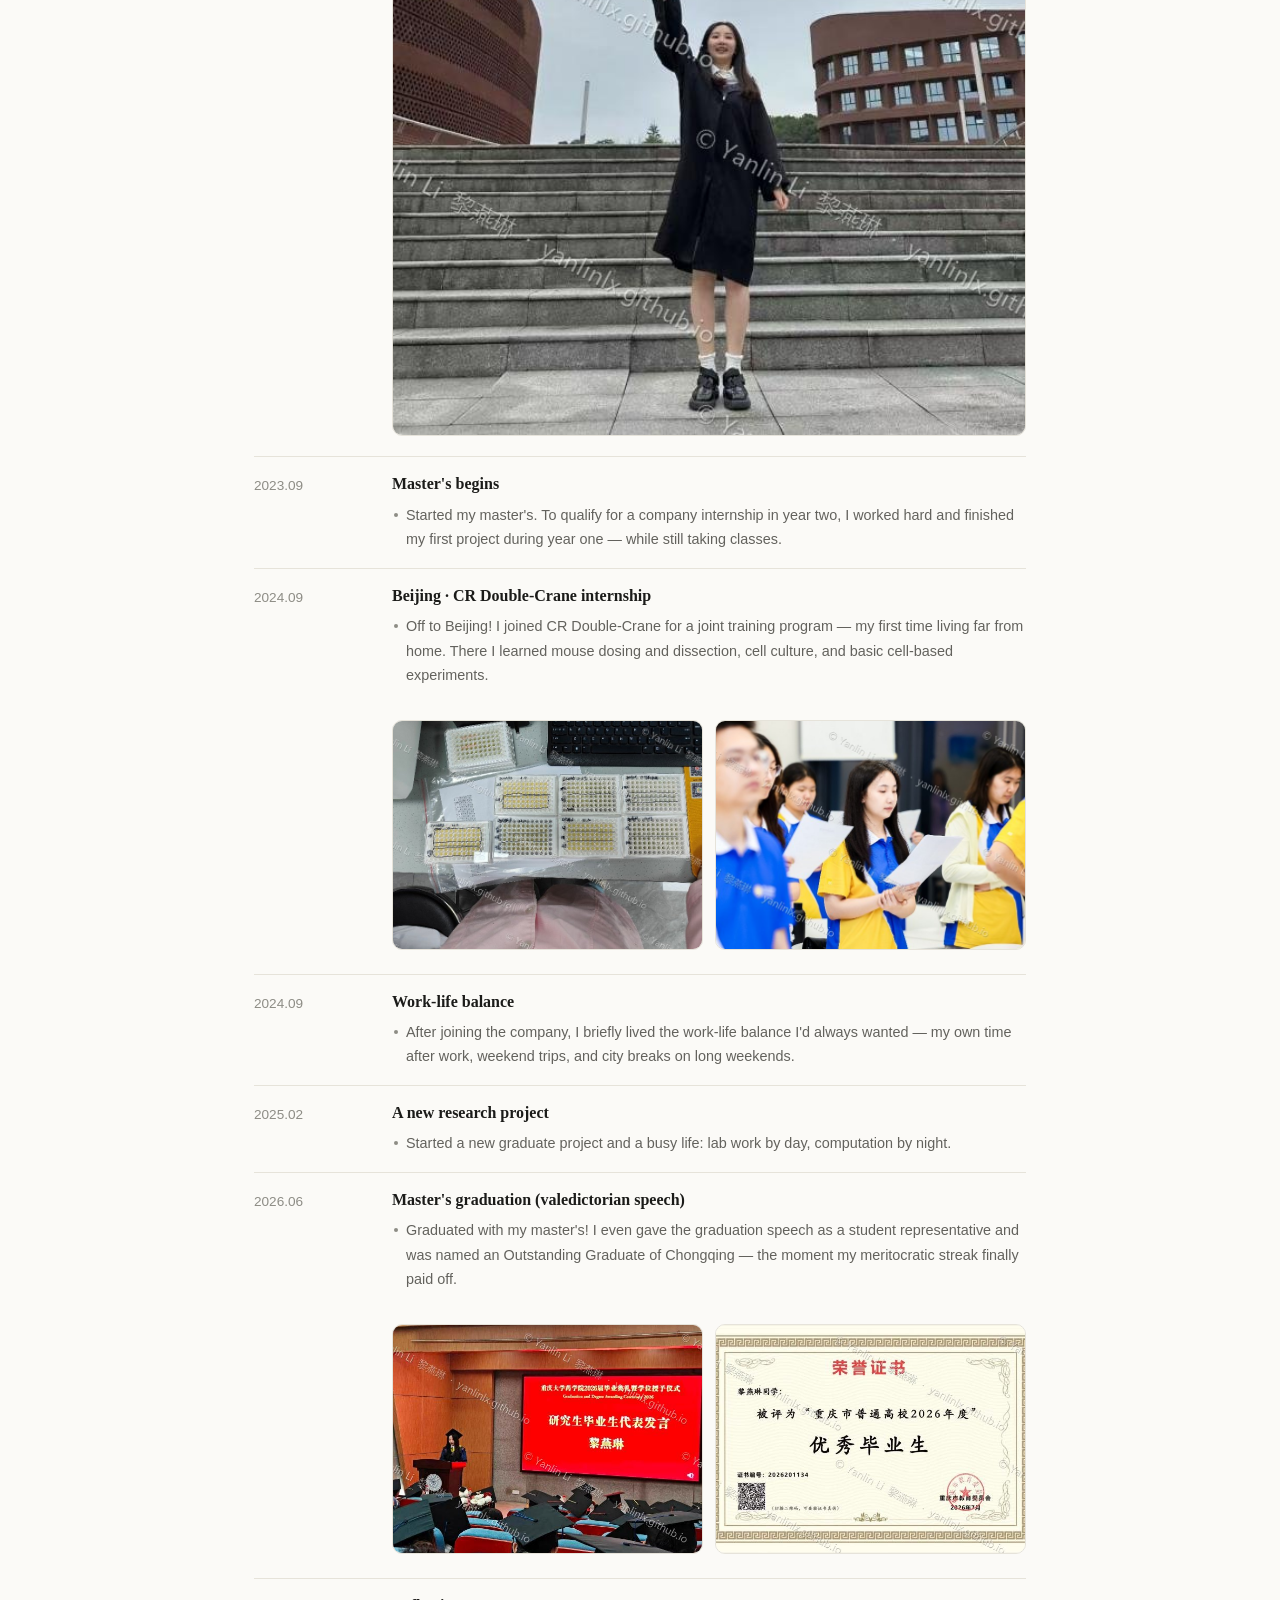
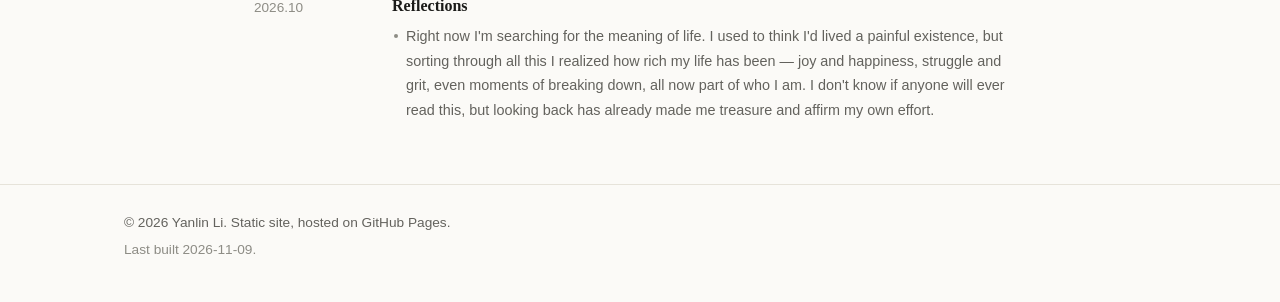
<file: studentlife.html>
<!DOCTYPE html>
<html lang="en">
<head>
<meta charset="utf-8">
<meta name="viewport" content="width=device-width, initial-scale=1">
<title>Student Life — Yanlin Li</title>
<meta name="description" content="Yanlin Li — computational protein and peptide design at Chongqing University. Generative models, synthetic binding proteins, and structure-based drug discovery.">
<meta name="author" content="Yanlin Li">
<meta property="og:type" content="website">
<meta property="og:title" content="Student Life — Yanlin Li">
<meta property="og:description" content="Yanlin Li — computational protein and peptide design at Chongqing University. Generative models, synthetic binding proteins, and structure-based drug discovery.">
<meta property="og:url" content="https://yanlinlx.github.io">
<meta name="twitter:card" content="summary">
<link rel="icon" href="assets/favicon.svg" type="image/svg+xml">
<link rel="stylesheet" href="assets/style.css">
<script type="application/ld+json">{"@context": "https://schema.org", "@type": "Person", "name": "Yanlin Li", "jobTitle": "Computational protein & peptide design · AI-driven drug discovery", "affiliation": {"@type": "Organization", "name": "School of Pharmaceutical Sciences, Chongqing University"}, "url": "https://yanlinlx.github.io", "email": "liyanlin@cqu.edu.cn", "knowsAbout": ["Generative models for protein and peptide design (diffusion models, ProteinMPNN)", "Synthetic binding proteins — scaffolds, epitopes and sequence space", "Protein structure prediction and protein–protein docking", "Bioinformatics database curation and automated data mining", "AI for early-stage drug discovery"]}</script>
<script>try{var t=localStorage.getItem("theme");if(t){document.documentElement.setAttribute("data-theme",t);}}catch(e){}</script>
</head>
<body>
<a class="skip" href="#main">Skip to content</a>
<header class="topbar">
  <div class="wrap topbar-inner">
    <a class="brand" href="index.html">Yanlin Li</a>
    <nav class="nav"><a href="index.html">About</a><a href="publications.html">Publications</a><a href="projects.html">Projects</a><a href="cv.html">Honours</a><a class="active" href="studentlife.html">Student Life</a></nav>
    <button class="theme-toggle" type="button" aria-label="Toggle colour theme">
      <svg class="i-moon" viewBox="0 0 24 24" aria-hidden="true"><path d="M21 12.8A9 9 0 1 1 11.2 3a7 7 0 0 0 9.8 9.8z"/></svg>
      <svg class="i-sun" viewBox="0 0 24 24" aria-hidden="true"><circle cx="12" cy="12" r="4.2"/><path d="M12 2v2.4M12 19.6V22M4.2 4.2l1.7 1.7M18.1 18.1l1.7 1.7M2 12h2.4M19.6 12H22M4.2 19.8l1.7-1.7M18.1 5.9l1.7-1.7"/></svg>
    </button>
  </div>
</header>
<div class="wrap narrow">
<div class="page-head"><h1>My Student Life</h1><p>Seven years, 2019 to 2026 — from the first day of university to my master&#x27;s graduation. This is the unofficial record: the moments that never made it onto a CV, told in chronological order. (Photos are watermarked to keep them mine.)</p></div>
<main id="main">
<section class="section"><h2>My Journey</h2><ul class="entry-list"><li class="entry"><div class="entry-left">2019.09</div><div><p class="entry-title">University begins</p><ul class="entry-details"><li>I thought I'd finally escaped the endless classes and exams everyone promised would end once I got to college. And of course, the very first lesson was military training!</li></ul><div class="entry-media"><figure class="entry-media"><img loading="lazy" src="assets/img/studentlife/sl01.jpg" alt="University begins"></figure></div></div></li><li class="entry"><div class="entry-left">2019.11</div><div><p class="entry-title">Elected class secretary</p><ul class="entry-details"><li>As an introvert, I decided to push myself and run for class secretary. And I actually won! 😀</li></ul><div class="entry-media"><figure class="entry-media"><img loading="lazy" src="assets/img/studentlife/sl02.jpg" alt="Elected class secretary"></figure></div></div></li><li class="entry"><div class="entry-left">2019.11</div><div><p class="entry-title">First chemistry labs</p><ul class="entry-details"><li>Started doing chemistry labs. Organic synthesis got pretty boring later on, but the copper sulfate crystals and orange-essential-oil extraction are moments I'll never forget.</li></ul><div class="entry-media two"><figure class="entry-media"><img loading="lazy" src="assets/img/studentlife/sl03.jpg" alt="First chemistry labs"></figure><figure class="entry-media"><img loading="lazy" src="assets/img/studentlife/sl04.jpg" alt="First chemistry labs"></figure></div></div></li><li class="entry"><div class="entry-left">2020.01</div><div><p class="entry-title">Marathon club</p><ul class="entry-details"><li>Joined the marathon club — I even planned to run a half marathon! It never happened, derailed by the pandemic and the rush of graduation. I also became the club's vice president 😀. I've started training again lately, so maybe I'll actually run that half marathon one day.</li></ul><div class="entry-media"><figure class="entry-media"><img loading="lazy" src="assets/img/studentlife/sl05.jpg" alt="Marathon club"></figure></div></div></li><li class="entry"><div class="entry-left">2020.03</div><div><p class="entry-title">Online classes, pandemic era</p><ul class="entry-details"><li>Started the semester under the pandemic — online classes are something only Chinese students can truly relate to.</li></ul></div></li><li class="entry"><div class="entry-left">2020.10</div><div><p class="entry-title">First taste of research</p><ul class="entry-details"><li>Joined Professor Xue's lab and got my first real taste of research!</li></ul></div></li><li class="entry"><div class="entry-left">2023.06</div><div><p class="entry-title">Bachelor's graduation</p><ul class="entry-details"><li>Graduated with my bachelor's! The on-and-off pandemic and research had settled my life back into something calm.</li></ul><div class="entry-media"><figure class="entry-media"><img loading="lazy" src="assets/img/studentlife/sl06.jpg" alt="Bachelor&#x27;s graduation"></figure></div></div></li><li class="entry"><div class="entry-left">2023.09</div><div><p class="entry-title">Master's begins</p><ul class="entry-details"><li>Started my master's. To qualify for a company internship in year two, I worked hard and finished my first project during year one — while still taking classes.</li></ul></div></li><li class="entry"><div class="entry-left">2024.09</div><div><p class="entry-title">Beijing · CR Double-Crane internship</p><ul class="entry-details"><li>Off to Beijing! I joined CR Double-Crane for a joint training program — my first time living far from home. There I learned mouse dosing and dissection, cell culture, and basic cell-based experiments.</li></ul><div class="entry-media two"><figure class="entry-media"><img loading="lazy" src="assets/img/studentlife/sl07.jpg" alt="Beijing · CR Double-Crane internship"></figure><figure class="entry-media"><img loading="lazy" src="assets/img/studentlife/sl08.jpg" alt="Beijing · CR Double-Crane internship"></figure></div></div></li><li class="entry"><div class="entry-left">2024.09</div><div><p class="entry-title">Work-life balance</p><ul class="entry-details"><li>After joining the company, I briefly lived the work-life balance I'd always wanted — my own time after work, weekend trips, and city breaks on long weekends.</li></ul></div></li><li class="entry"><div class="entry-left">2025.02</div><div><p class="entry-title">A new research project</p><ul class="entry-details"><li>Started a new graduate project and a busy life: lab work by day, computation by night.</li></ul></div></li><li class="entry"><div class="entry-left">2026.06</div><div><p class="entry-title">Master's graduation (valedictorian speech)</p><ul class="entry-details"><li>Graduated with my master's! I even gave the graduation speech as a student representative and was named an Outstanding Graduate of Chongqing — the moment my meritocratic streak finally paid off.</li></ul><div class="entry-media two"><figure class="entry-media"><img loading="lazy" src="assets/img/studentlife/sl09.jpg" alt="Master&#x27;s graduation (valedictorian speech)"></figure><figure class="entry-media"><img loading="lazy" src="assets/img/studentlife/sl10.jpg" alt="Master&#x27;s graduation (valedictorian speech)"></figure></div></div></li><li class="entry"><div class="entry-left">2026.10</div><div><p class="entry-title">Reflections</p><ul class="entry-details"><li>Right now I'm searching for the meaning of life. I used to think I'd lived a painful existence, but sorting through all this I realized how rich my life has been — joy and happiness, struggle and grit, even moments of breaking down, all now part of who I am. I don't know if anyone will ever read this, but looking back has already made me treasure and affirm my own effort.</li></ul></div></li></ul></section>
</main>
</div>
<footer class="footer">
  <div class="wrap">
    <p>© 2026 Yanlin Li. Static site, hosted on GitHub Pages.</p>
    <p class="dim">Last built 2026-11-09.</p>
  </div>
</footer>
<script src="assets/site.js"></script>
<script data-goatcounter="https://liyanlin.goatcounter.com/count" async src="https://gc.zgo.at/count.js"></script>
</body>
</html>
</file>
<file: assets/style.css>
/* ==========================================================================
   Academic homepage — style.css
   Colours, spacing and typography live here. Content lives in ../data/*.json
   ========================================================================== */

:root {
  --bg: #fbfaf7;
  --surface: #ffffff;
  --surface-2: #f5f3ee;
  --text: #1b1b19;
  --muted: #63625d;
  --faint: #8d8c85;
  --border: #e6e3da;
  --accent: #0d5c8c;
  --accent-ink: #084b73;
  --accent-soft: #eaf3f9;

  --font-sans: -apple-system, BlinkMacSystemFont, "Segoe UI", Roboto, "Helvetica Neue",
    "Noto Sans SC", "PingFang SC", "Microsoft YaHei", sans-serif;
  --font-serif: "Iowan Old Style", "Palatino Linotype", Palatino, Georgia,
    "Songti SC", "Noto Serif SC", serif;
  --font-mono: ui-monospace, SFMono-Regular, Menlo, Consolas, monospace;

  --wrap: 1080px;
  --radius: 14px;
  --radius-sm: 9px;
}

@media (prefers-color-scheme: dark) {
  :root:not([data-theme="light"]) {
    --bg: #14161a;
    --surface: #1b1e23;
    --surface-2: #22262c;
    --text: #e9e9e6;
    --muted: #a0a09a;
    --faint: #7e7e78;
    --border: #2c3037;
    --accent: #6db3e8;
    --accent-ink: #9ccdf2;
    --accent-soft: #17283a;
  }
}

[data-theme="dark"] {
  --bg: #14161a;
  --surface: #1b1e23;
  --surface-2: #22262c;
  --text: #e9e9e6;
  --muted: #a0a09a;
  --faint: #7e7e78;
  --border: #2c3037;
  --accent: #6db3e8;
  --accent-ink: #9ccdf2;
  --accent-soft: #17283a;
}

* { box-sizing: border-box; }

html { scroll-behavior: smooth; -webkit-text-size-adjust: 100%; }

body {
  margin: 0;
  background: var(--bg);
  color: var(--text);
  font-family: var(--font-sans);
  font-size: 16px;
  line-height: 1.7;
  -webkit-font-smoothing: antialiased;
}

a { color: var(--accent); text-decoration: none; }
a:hover { color: var(--accent-ink); text-decoration: underline; text-underline-offset: 3px; }

h1, h2, h3 { font-family: var(--font-serif); font-weight: 600; line-height: 1.28; margin: 0 0 .5em; }
h1 { font-size: 1.9rem; letter-spacing: -0.01em; }
h2 { font-size: 1.25rem; }
h3 { font-size: 1.05rem; }

p { margin: 0 0 1em; }

.wrap { max-width: var(--wrap); margin: 0 auto; padding: 0 24px; }
.wrap.narrow { max-width: 820px; }

.skip {
  position: absolute; left: -9999px; top: 0;
  background: var(--surface); padding: 10px 16px; border-radius: var(--radius-sm); z-index: 50;
}
.skip:focus { left: 12px; top: 12px; }

/* ---------------------------------------------------------------- top bar */

.topbar {
  position: sticky; top: 0; z-index: 20;
  background: color-mix(in srgb, var(--bg) 88%, transparent);
  backdrop-filter: saturate(180%) blur(12px);
  border-bottom: 1px solid var(--border);
}
.topbar-inner { display: flex; align-items: center; gap: 18px; height: 62px; }

.brand {
  font-family: var(--font-serif); font-size: 1.05rem; font-weight: 600;
  color: var(--text); white-space: nowrap;
}
.brand:hover { color: var(--accent); text-decoration: none; }

.nav { margin-left: auto; display: flex; gap: 4px; flex-wrap: wrap; }
.nav a {
  padding: 7px 13px; border-radius: 999px; font-size: .925rem;
  color: var(--muted); white-space: nowrap;
}
.nav a:hover { background: var(--surface-2); color: var(--text); text-decoration: none; }
.nav a.active { background: var(--accent-soft); color: var(--accent-ink); font-weight: 600; }

.theme-toggle {
  flex: none; width: 36px; height: 36px; border-radius: 50%;
  border: 1px solid var(--border); background: var(--surface); color: var(--muted);
  display: grid; place-items: center; cursor: pointer; padding: 0;
}
.theme-toggle:hover { color: var(--text); border-color: var(--muted); }
.theme-toggle svg { width: 17px; height: 17px; fill: none; stroke: currentColor; stroke-width: 1.7; stroke-linecap: round; stroke-linejoin: round; }
.theme-toggle .i-sun { display: none; }
.theme-toggle .i-moon { display: block; }
[data-theme="dark"] .theme-toggle .i-sun { display: block; }
[data-theme="dark"] .theme-toggle .i-moon { display: none; }

/* ---------------------------------------------------------- page layout */

.layout {
  display: grid; grid-template-columns: 260px minmax(0, 1fr);
  gap: 56px; padding-top: 48px; padding-bottom: 72px; align-items: start;
}

.sidebar {
  position: sticky; top: 92px;
  border: 1px solid var(--border); background: var(--surface);
  border-radius: var(--radius); padding: 26px 22px;
}

.avatar {
  width: 108px; height: 108px; border-radius: 50%;
  display: block; margin: 0 auto 18px; object-fit: cover;
  border: 1px solid var(--border); background: var(--surface-2);
}

.side-name { font-family: var(--font-serif); font-size: 1.3rem; text-align: center; margin: 0 0 2px; }
.side-name-zh { text-align: center; color: var(--faint); font-size: .95rem; margin: 0 0 12px; }
.side-role { text-align: center; font-size: .9rem; color: var(--muted); margin: 0 0 14px; line-height: 1.5; }
.side-meta { list-style: none; margin: 0 0 18px; padding: 14px 0 0; border-top: 1px solid var(--border); }
.side-meta li { font-size: .875rem; color: var(--muted); display: flex; gap: 8px; margin-bottom: 6px; }
.side-meta li span:first-child { color: var(--faint); flex: none; width: 68px; }
.side-meta a { color: var(--muted); }
.side-meta a:hover { color: var(--accent); }

.side-links { display: flex; flex-direction: column; gap: 7px; }

.link-pill {
  display: block; text-align: center;
  padding: 8px 12px; border-radius: var(--radius-sm);
  border: 1px solid var(--border); background: var(--surface-2);
  font-size: .885rem; color: var(--text);
}
.link-pill:hover { border-color: var(--accent); color: var(--accent-ink); background: var(--accent-soft); text-decoration: none; }

/* (CV download button styles removed — button no longer used) */

/* ----------------------------------------------------------- home main */

.page-head { padding-top: 48px; margin-bottom: 36px; }
.page-head h1 { margin-bottom: 6px; }
.page-head p { color: var(--muted); margin: 0; max-width: 60ch; }

.section { margin-bottom: 46px; }
.section > h2 {
  font-size: .78rem; font-family: var(--font-sans); font-weight: 700;
  letter-spacing: .11em; text-transform: uppercase; color: var(--faint);
  margin: 0 0 18px; padding-bottom: 9px; border-bottom: 1px solid var(--border);
}

.lede { font-size: 1.06rem; }

.tags { display: flex; flex-wrap: wrap; gap: 7px; margin: 0 0 4px; padding: 0; list-style: none; }
.tags li, .tag {
  font-size: .79rem; color: var(--muted);
  background: var(--surface-2); border: 1px solid var(--border);
  padding: 3px 11px; border-radius: 999px;
}

/* news */
.news { list-style: none; margin: 0; padding: 0; }
.news li { display: flex; gap: 16px; padding: 9px 0; border-bottom: 1px dashed var(--border); font-size: .945rem; }
.news li:last-child { border-bottom: 0; }
.news .date { flex: none; width: 92px; color: var(--faint); font-size: .85rem; font-variant-numeric: tabular-nums; }

/* ------------------------------------------------------- publications */

.pub-list { list-style: none; margin: 0; padding: 0; }

.pub {
  display: grid; grid-template-columns: 62px minmax(0, 1fr);
  gap: 20px; padding: 20px 0; border-bottom: 1px solid var(--border);
}
.pub:last-child { border-bottom: 0; }
.pub-year { font-family: var(--font-serif); font-size: 1.05rem; color: var(--faint); padding-top: 1px; }
.pub-title { font-family: var(--font-serif); font-size: 1.08rem; font-weight: 600; margin: 0 0 5px; line-height: 1.4; }
.pub-authors { font-size: .92rem; color: var(--muted); margin: 0 0 5px; }
.pub-authors strong { color: var(--text); font-weight: 600; }
.pub-venue { font-size: .9rem; color: var(--muted); margin: 0 0 10px; }
.pub-venue em { font-style: italic; color: var(--text); }
.pub-links { display: flex; flex-wrap: wrap; gap: 7px; }
.pub-links a {
  font-size: .81rem; padding: 3px 11px; border-radius: 999px;
  border: 1px solid var(--border); background: var(--surface); color: var(--muted);
}
.pub-links a:hover { border-color: var(--accent); color: var(--accent-ink); background: var(--accent-soft); text-decoration: none; }
.pub-badge {
  display: inline-block; font-size: .72rem; letter-spacing: .04em; text-transform: uppercase;
  color: var(--accent-ink); background: var(--accent-soft); border-radius: 999px;
  padding: 2px 9px; margin-left: 8px; vertical-align: 2px;
}

/* ----------------------------------------------------------- projects */

.cards { display: grid; gap: 18px; }
.card {
  display: flex; gap: 18px; align-items: flex-start;
  border: 1px solid var(--border); background: var(--surface);
  border-radius: var(--radius); padding: 18px 20px;
}
.card-body { flex: 1 1 auto; min-width: 0; }
.card h3 { margin: 0 0 4px; }
.card .period { font-size: .82rem; color: var(--faint); margin: 0 0 10px; font-variant-numeric: tabular-nums; }
.card p { font-size: .945rem; color: var(--muted); margin: 0 0 14px; }
.card .tags { margin-bottom: 14px; }
.card .pub-links { margin: 0; }

/* project card media (animated gif / image / embedded video) — left column */
.card-media {
  flex: 0 0 30%; max-width: 30%;
  margin: 0; border-radius: calc(var(--radius) - 4px);
  overflow: hidden; background: var(--surface-2);
}
.card-media img, .card-media video {
  display: block; width: 100%; height: auto;
}
.card-media .video-wrap { position: relative; padding-top: 56.25%; }
.card-media .video-wrap iframe { position: absolute; inset: 0; width: 100%; height: 100%; border: 0; }
.card-media figcaption { padding: 7px 10px; font-size: .74rem; color: var(--faint); }

/* ------------------------------------------------------------- student life gallery */

.gallery { display: grid; grid-template-columns: repeat(3, minmax(0, 1fr)); gap: 16px; }
.gallery figure {
  margin: 0; border: 1px solid var(--border); background: var(--surface-2);
  border-radius: var(--radius); overflow: hidden;
}
.gallery img { display: block; width: 100%; height: 190px; object-fit: cover; }
.gallery figcaption { padding: 8px 11px; font-size: .8rem; color: var(--muted); }
@media (max-width: 760px) { .gallery { grid-template-columns: repeat(2, minmax(0, 1fr)); } }
@media (max-width: 480px) { .gallery { grid-template-columns: 1fr; } .gallery img { height: 220px; } }

.video { border: 1px solid var(--border); background: var(--surface); border-radius: var(--radius); overflow: hidden; }

.video-embed {
  position: relative; aspect-ratio: 16 / 9; background: var(--surface-2);
  display: grid; place-items: center; cursor: pointer; border: 0; width: 100%; padding: 0;
}
.video-embed img { position: absolute; inset: 0; width: 100%; height: 100%; object-fit: cover; }
.video-embed iframe { position: absolute; inset: 0; width: 100%; height: 100%; border: 0; }
.video-play {
  position: relative; z-index: 2; width: 56px; height: 56px; border-radius: 50%;
  background: rgba(255, 255, 255, .92); display: grid; place-items: center;
  border: 0; cursor: pointer; padding: 0;
}
.video-play svg { width: 20px; height: 20px; fill: #1b1b19; margin-left: 3px; }
.video:hover .video-play { background: #fff; }
.video-body { padding: 16px 18px 18px; }
.video-body h3 { font-size: 1rem; margin: 0 0 6px; }
.video-body p { font-size: .9rem; color: var(--muted); margin: 0 0 10px; }
.video-meta { font-size: .8rem; color: var(--faint); display: flex; justify-content: space-between; gap: 10px; }
.video-note {
  position: absolute; inset: auto 0 auto 0; text-align: center; z-index: 1;
  font-size: .8rem; color: var(--faint); padding: 0 20px;
}

.empty { color: var(--faint); font-size: .95rem; font-style: italic; }

/* ------------------------------------------------------- cv timeline */

.entry-list { list-style: none; margin: 0; padding: 0; }
.entry {
  display: grid; grid-template-columns: 118px minmax(0, 1fr);
  gap: 20px; padding: 16px 0; border-bottom: 1px solid var(--border);
}
.entry:last-child { border-bottom: 0; }
.entry-list.no-left .entry { grid-template-columns: 1fr; }
.entry-left { font-size: .85rem; color: var(--faint); font-variant-numeric: tabular-nums; padding-top: 3px; line-height: 1.5; }
.entry-title { font-family: var(--font-serif); font-size: 1rem; font-weight: 600; margin: 0 0 3px; line-height: 1.4; }
.entry-meta { font-size: .885rem; color: var(--muted); margin: 0; }
.entry-details { list-style: none; margin: 7px 0 0; padding: 0; }
.entry-details li { font-size: .9rem; color: var(--muted); padding-left: 14px; position: relative; }
.entry-details li::before {
  content: ""; position: absolute; left: 2px; top: .68em;
  width: 4px; height: 4px; border-radius: 50%; background: var(--faint);
}

.skill-row { margin-bottom: 16px; }
.skill-row h3 { font-size: .95rem; margin: 0 0 7px; }

/* student-life milestone photos */
.entry-media { margin: 16px 0 4px; }
.entry-media img {
  display: block; width: 100%; height: auto;
  border-radius: calc(var(--radius) - 4px);
  border: 1px solid var(--border); background: var(--surface-2);
}
.entry-media.two { display: grid; grid-template-columns: 1fr 1fr; gap: 12px; }
.entry-media.two img { height: 230px; object-fit: cover; }

@media (max-width: 620px) {
  .entry { grid-template-columns: 1fr; gap: 4px; }
  .entry-media.two { grid-template-columns: 1fr; }
  .entry-media.two img { height: auto; }
}

/* ------------------------------------------------------------- footer */

.footer { border-top: 1px solid var(--border); padding: 26px 0 40px; margin-top: 20px; }
.footer p { margin: 0; font-size: .855rem; color: var(--muted); }
.footer .dim { color: var(--faint); margin-top: 4px; }

/* ---------------------------------------------------------- responsive */

@media (max-width: 900px) {
  .layout { grid-template-columns: 1fr; gap: 34px; padding-top: 30px; }
  .sidebar { position: static; }
  .avatar { width: 92px; height: 92px; }
  .video-grid { grid-template-columns: 1fr; }
}

@media (max-width: 620px) {
  body { font-size: 15.5px; }
  .topbar-inner { height: auto; padding: 10px 0; flex-wrap: wrap; gap: 8px; }
  .nav { margin-left: 0; width: 100%; order: 3; }
  .nav a { padding: 6px 11px; font-size: .88rem; }
  .theme-toggle { margin-left: auto; }
  .pub { grid-template-columns: 1fr; gap: 6px; }
  .pub-year { font-size: .9rem; }
  .wrap { padding: 0 18px; }
  h1 { font-size: 1.6rem; }
  .card { flex-direction: column; gap: 12px; }
  .card-media { flex-basis: auto; max-width: none; width: 100%; }
  .card-media img, .card-media video { height: auto; }
}

@media print {
  .topbar, .theme-toggle, .footer, .skip { display: none; }
  body { background: #fff; font-size: 11.5pt; }
  .layout { grid-template-columns: 1fr; }
  .wrap, .wrap.narrow { max-width: none; padding: 0; }
  .page-head { padding-top: 0; }
  .section { margin-bottom: 22px; break-inside: auto; }
  .section > h2 { font-size: .72rem; }
  .entry, .pub, .card { break-inside: avoid; }
  .card, .sidebar, .video { border-color: #ccc; }
  a { color: inherit; text-decoration: none; }
}
</file>
